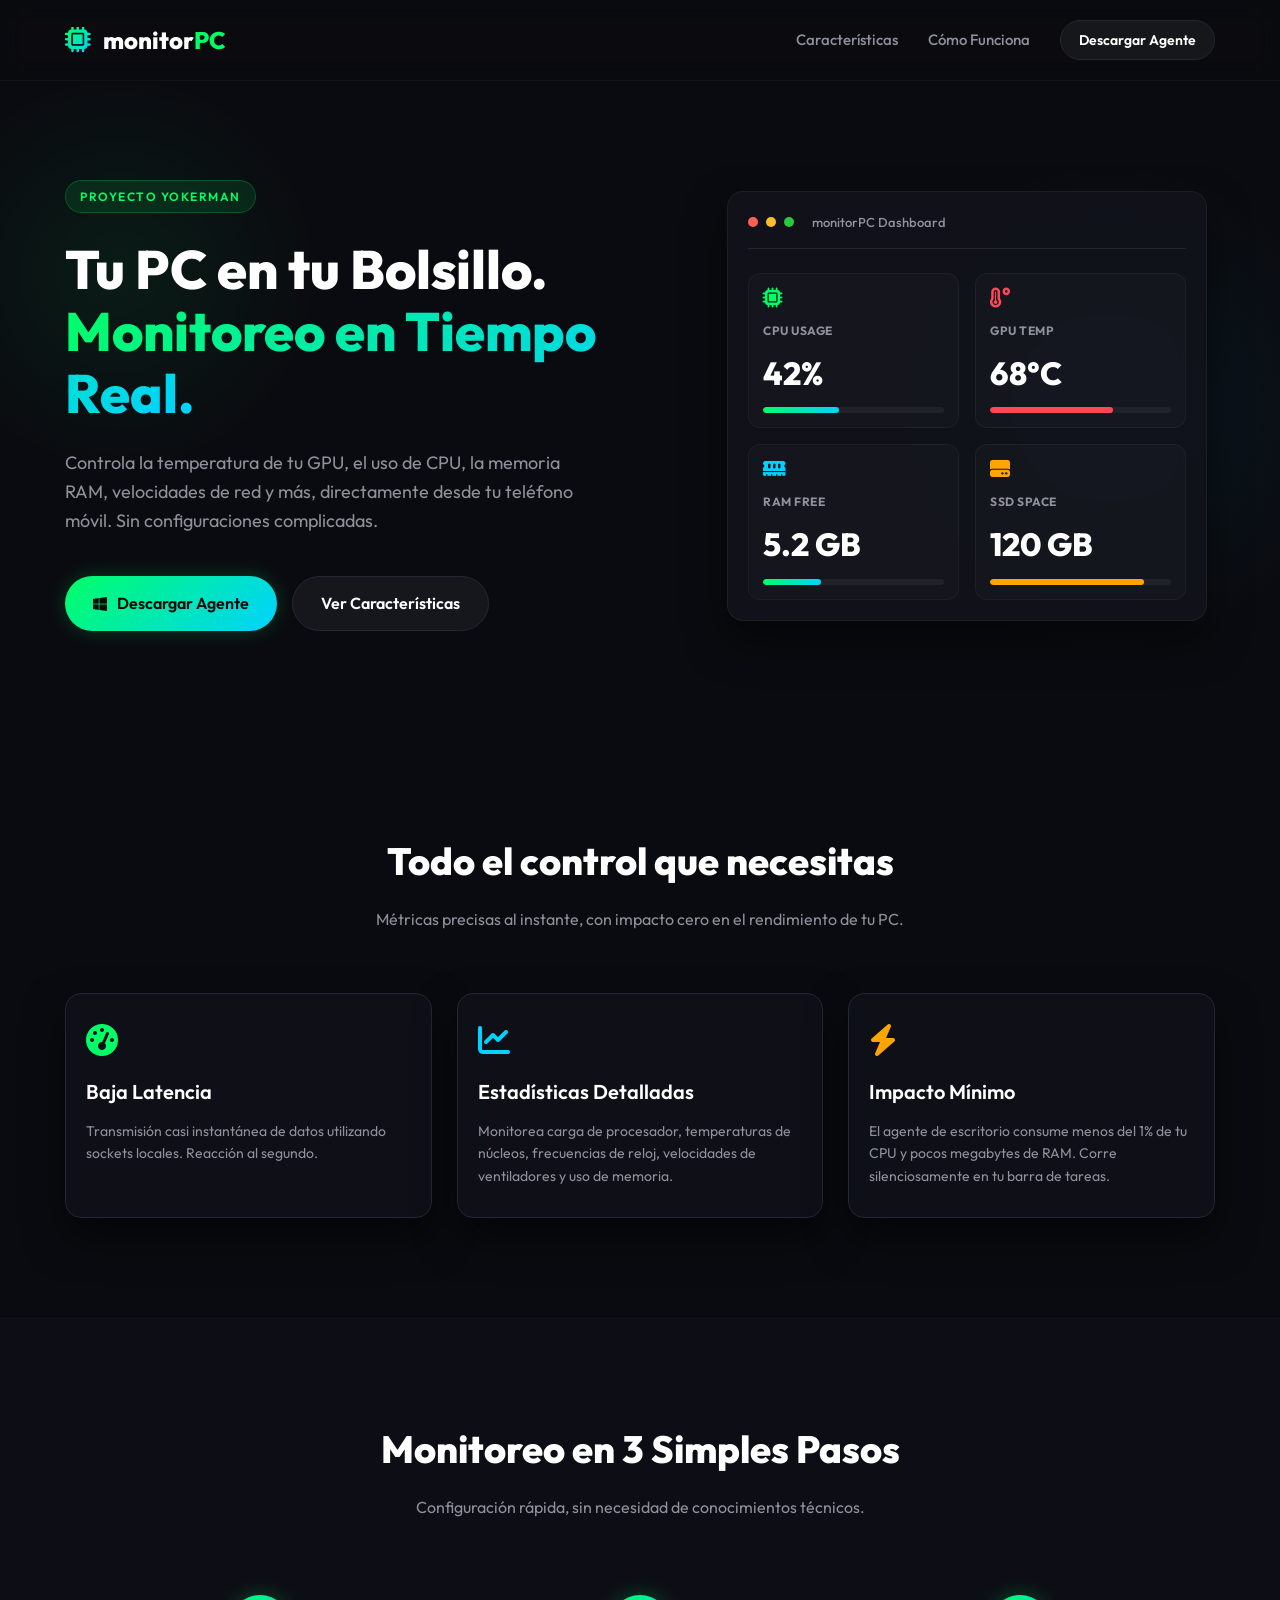
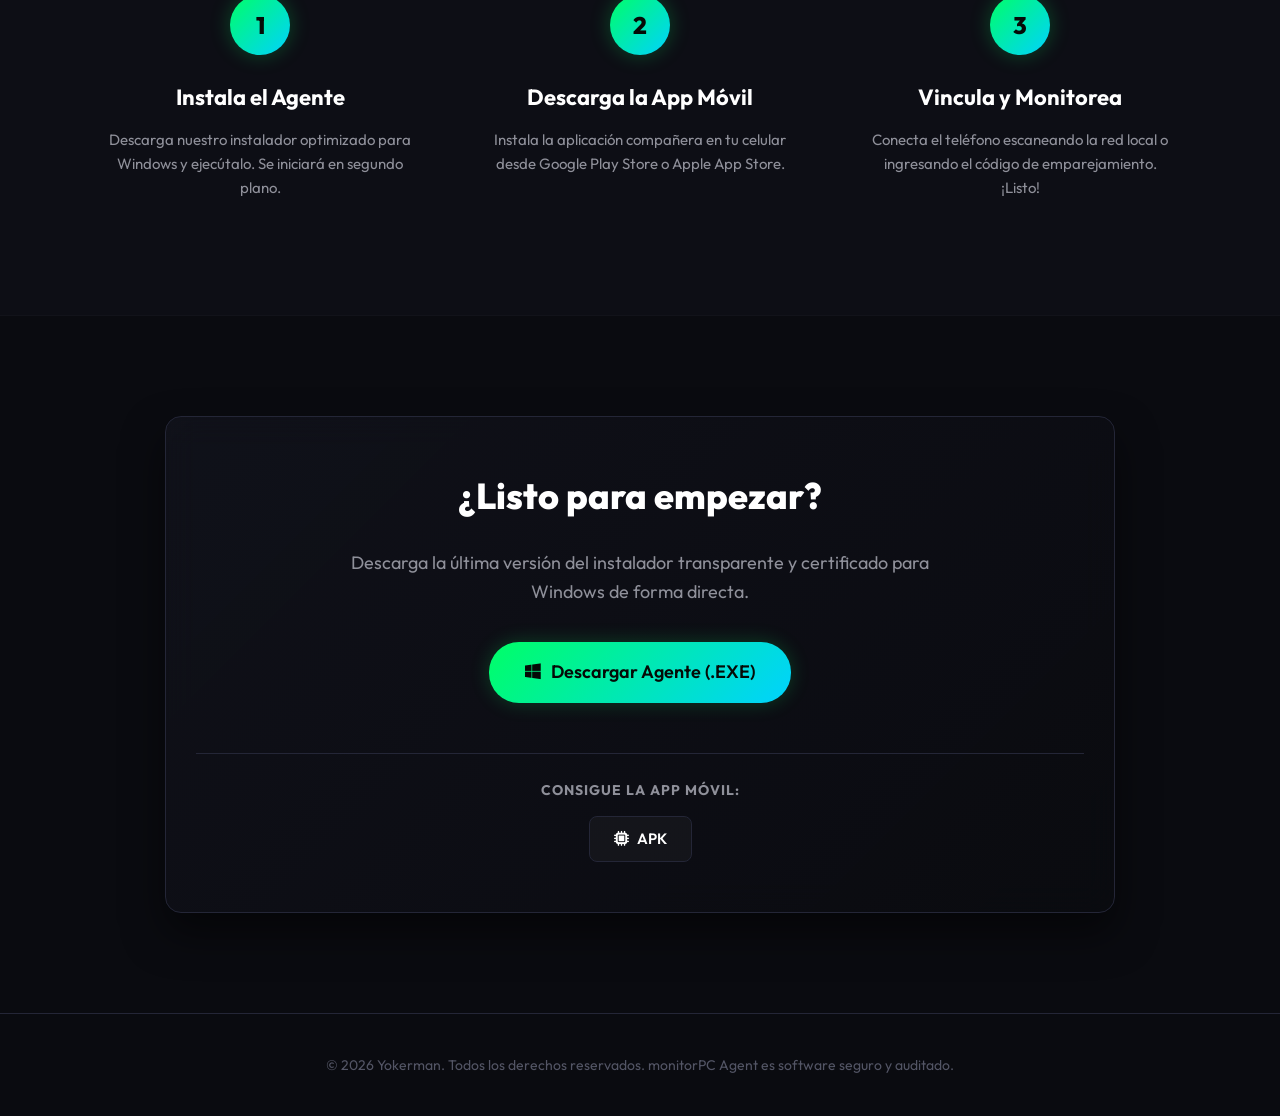
<file: docs/index.html>
<!DOCTYPE html>
<html lang="es">
<head>
    <meta charset="UTF-8">
    <meta name="viewport" content="width=device-width, initial-scale=1.0">
    <title>monitorPC | Monitor de Hardware en Tiempo Real</title>
    <!-- Google Fonts: Outfit -->
    <link rel="preconnect" href="https://fonts.googleapis.com">
    <link rel="preconnect" href="https://fonts.gstatic.com" crossorigin>
    <link href="https://fonts.googleapis.com/css2?family=Outfit:wght@300;400;600;800&display=swap" rel="stylesheet">
    <!-- FontAwesome for Icons -->
    <link rel="stylesheet" href="https://cdnjs.cloudflare.com/ajax/libs/font-awesome/6.4.0/css/all.min.css">
    <link rel="stylesheet" href="style.css">
</head>
<body>

    <!-- Header / Navbar -->
    <header>
        <div class="nav-container">
            <a href="#" class="logo">
                <i class="fa-solid fa-microchip logo-icon"></i>
                <span>monitor<span>PC</span></span>
            </a>
            <nav>
                <a href="#features">Características</a>
                <a href="#how-it-works">Cómo Funciona</a>
                <a href="#download" class="btn-secondary">Descargar Agente</a>
            </nav>
        </div>
    </header>

    <!-- Hero Section -->
    <section class="hero">
        <div class="hero-glow-1"></div>
        <div class="hero-glow-2"></div>
        <div class="hero-content">
            <div class="badge">PROYECTO YOKERMAN</div>
            <h1>Tu PC en tu Bolsillo.<br><span>Monitoreo en Tiempo Real.</span></h1>
            <p>Controla la temperatura de tu GPU, el uso de CPU, la memoria RAM, velocidades de red y más, directamente desde tu teléfono móvil. Sin configuraciones complicadas.</p>
            <div class="hero-ctas">
                <a href="#download" class="btn-primary">
                    <i class="fa-brands fa-windows"></i> Descargar Agente
                </a>
                <a href="#features" class="btn-secondary">
                    Ver Características
                </a>
            </div>
        </div>
        <div class="hero-preview">
            <div class="preview-card glass">
                <div class="card-header">
                    <span class="dot red"></span>
                    <span class="dot yellow"></span>
                    <span class="dot green"></span>
                    <span class="window-title">monitorPC Dashboard</span>
                </div>
                <div class="metrics-grid">
                    <div class="metric-box">
                        <i class="fa-solid fa-microchip icon-cpu"></i>
                        <h4>CPU Usage</h4>
                        <div class="metric-value">42%</div>
                        <div class="progress-bar"><span style="width: 42%"></span></div>
                    </div>
                    <div class="metric-box">
                        <i class="fa-solid fa-temperature-high icon-temp"></i>
                        <h4>GPU Temp</h4>
                        <div class="metric-value">68°C</div>
                        <div class="progress-bar"><span style="width: 68%; background: #ff4757;"></span></div>
                    </div>
                    <div class="metric-box">
                        <i class="fa-solid fa-memory icon-ram"></i>
                        <h4>RAM Free</h4>
                        <div class="metric-value">5.2 GB</div>
                        <div class="progress-bar"><span style="width: 32%"></span></div>
                    </div>
                    <div class="metric-box">
                        <i class="fa-solid fa-hard-drive icon-disk"></i>
                        <h4>SSD Space</h4>
                        <div class="metric-value">120 GB</div>
                        <div class="progress-bar"><span style="width: 85%; background: #ffa502;"></span></div>
                    </div>
                </div>
            </div>
        </div>
    </section>

    <!-- Features Section -->
    <section id="features" class="features">
        <div class="section-title">
            <h2>Todo el control que necesitas</h2>
            <p>Métricas precisas al instante, con impacto cero en el rendimiento de tu PC.</p>
        </div>
        <div class="features-grid">
            <div class="feature-card glass">
                <i class="fa-solid fa-gauge-high card-icon green-icon"></i>
                <h3>Baja Latencia</h3>
                <p>Transmisión casi instantánea de datos utilizando sockets locales. Reacción al segundo.</p>
            </div>
            <div class="feature-card glass">
                <i class="fa-solid fa-chart-line card-icon blue-icon"></i>
                <h3>Estadísticas Detalladas</h3>
                <p>Monitorea carga de procesador, temperaturas de núcleos, frecuencias de reloj, velocidades de ventiladores y uso de memoria.</p>
            </div>

            <div class="feature-card glass">
                <i class="fa-solid fa-bolt card-icon gold-icon"></i>
                <h3>Impacto Mínimo</h3>
                <p>El agente de escritorio consume menos del 1% de tu CPU y pocos megabytes de RAM. Corre silenciosamente en tu barra de tareas.</p>
            </div>
        </div>
    </section>

    <!-- How It Works Section -->
    <section id="how-it-works" class="how-it-works">
        <div class="section-title">
            <h2>Monitoreo en 3 Simples Pasos</h2>
            <p>Configuración rápida, sin necesidad de conocimientos técnicos.</p>
        </div>
        <div class="steps-container">
            <div class="step-card">
                <div class="step-num">1</div>
                <h3>Instala el Agente</h3>
                <p>Descarga nuestro instalador optimizado para Windows y ejecútalo. Se iniciará en segundo plano.</p>
            </div>
            <div class="step-card">
                <div class="step-num">2</div>
                <h3>Descarga la App Móvil</h3>
                <p>Instala la aplicación compañera en tu celular desde Google Play Store o Apple App Store.</p>
            </div>
            <div class="step-card">
                <div class="step-num">3</div>
                <h3>Vincula y Monitorea</h3>
                <p>Conecta el teléfono escaneando la red local o ingresando el código de emparejamiento. ¡Listo!</p>
            </div>
        </div>
    </section>



    <!-- Download Section -->
    <section id="download" class="download-section">
        <div class="download-container glass">
            <h2>¿Listo para empezar?</h2>
            <p>Descarga la última versión del instalador transparente y certificado para Windows de forma directa.</p>
            <div class="download-buttons">
                <a href="https://github.com/Yokerman41/monitorpc-agent/raw/main/releases/v1.0.1/Instalador-monitorPC-Agent.exe" class="btn-primary">
                    <i class="fa-brands fa-windows"></i> Descargar Agente (.EXE)
                </a>
            </div>
            <div class="app-stores">
                <h4>Consigue la App Móvil:</h4>
                <div class="stores-badges">
                    <a href="https://github.com/Yokerman41/monitorpc-basic-android/releases/tag/v1.0.0.0" class="store-badge">
                        <i class="fa-solid fa-microchip"></i> APK
                    </a>
                </div>
            </div>
        </div>
    </section>

    <!-- Footer -->
    <footer>
        <div class="footer-container">
            <p>&copy; 2026 Yokerman. Todos los derechos reservados. monitorPC Agent es software seguro y auditado.</p>
        </div>
    </footer>

</body>
</html>
</file>
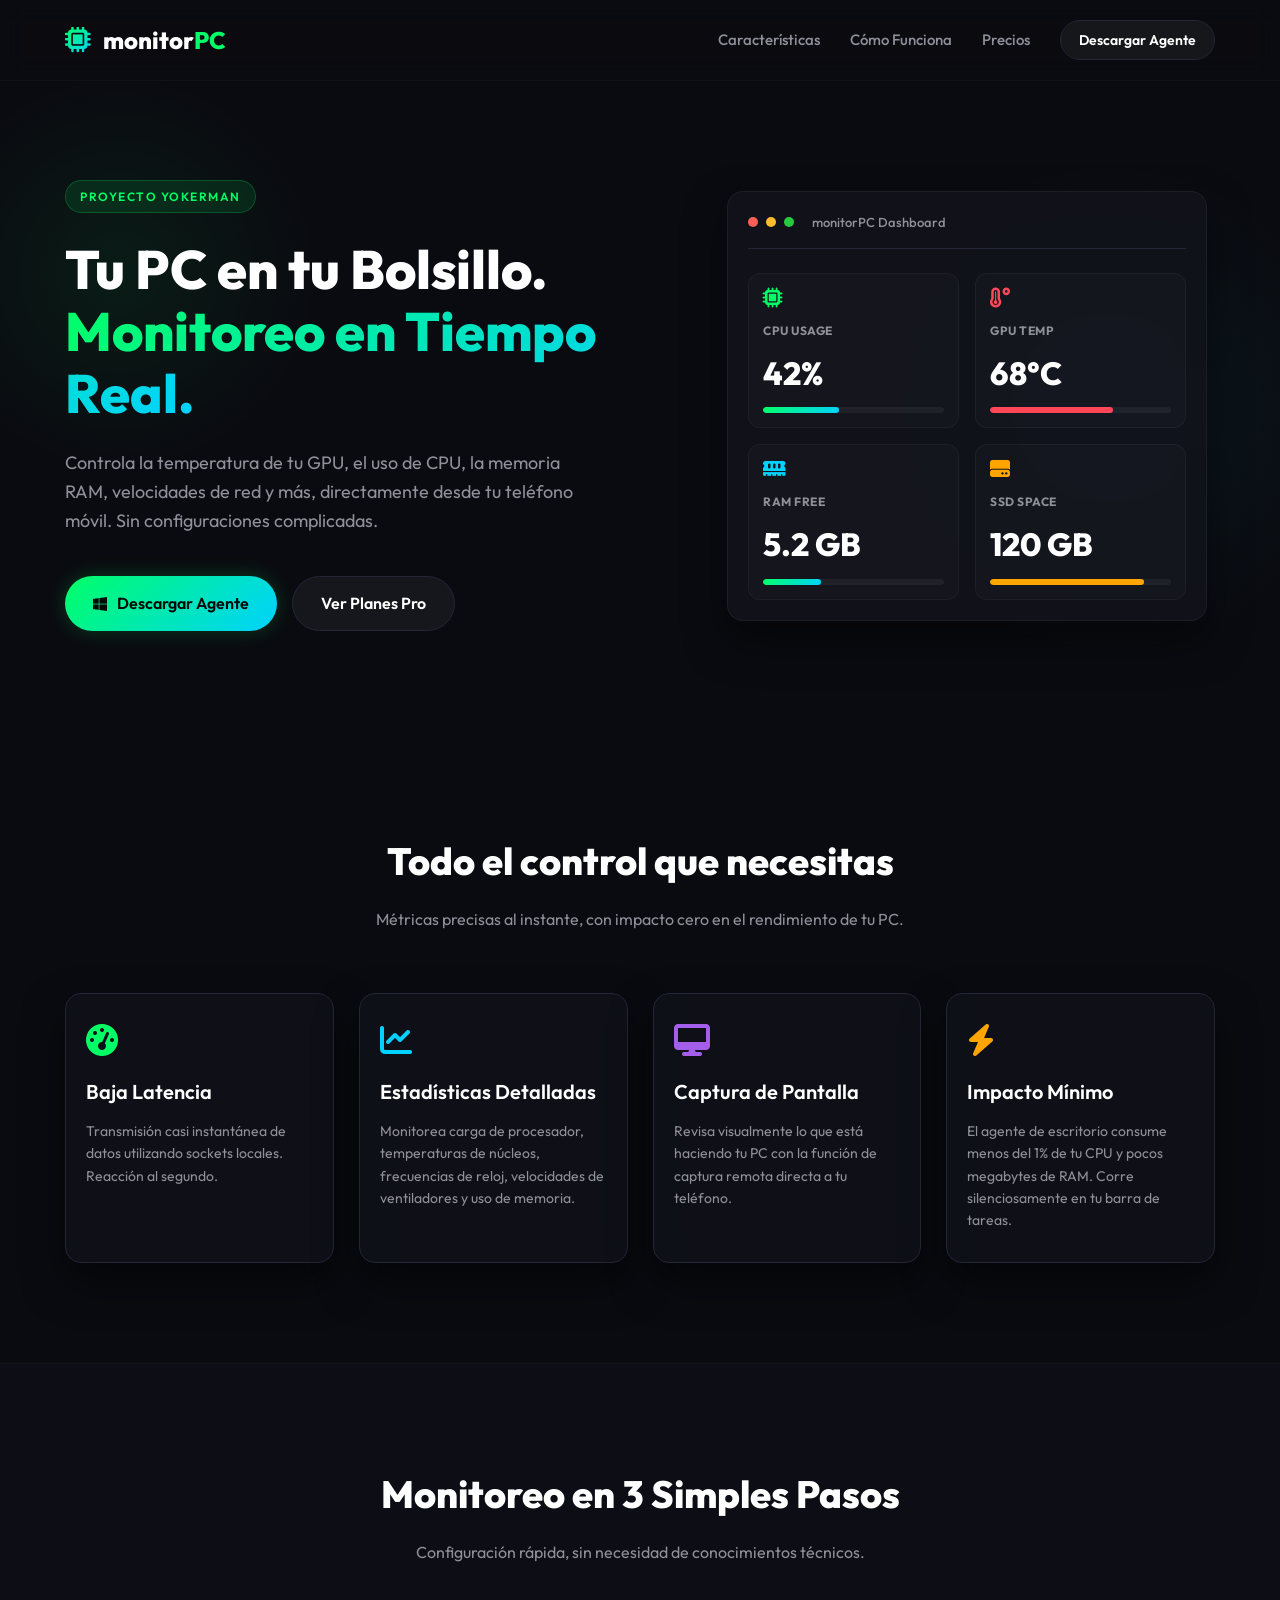
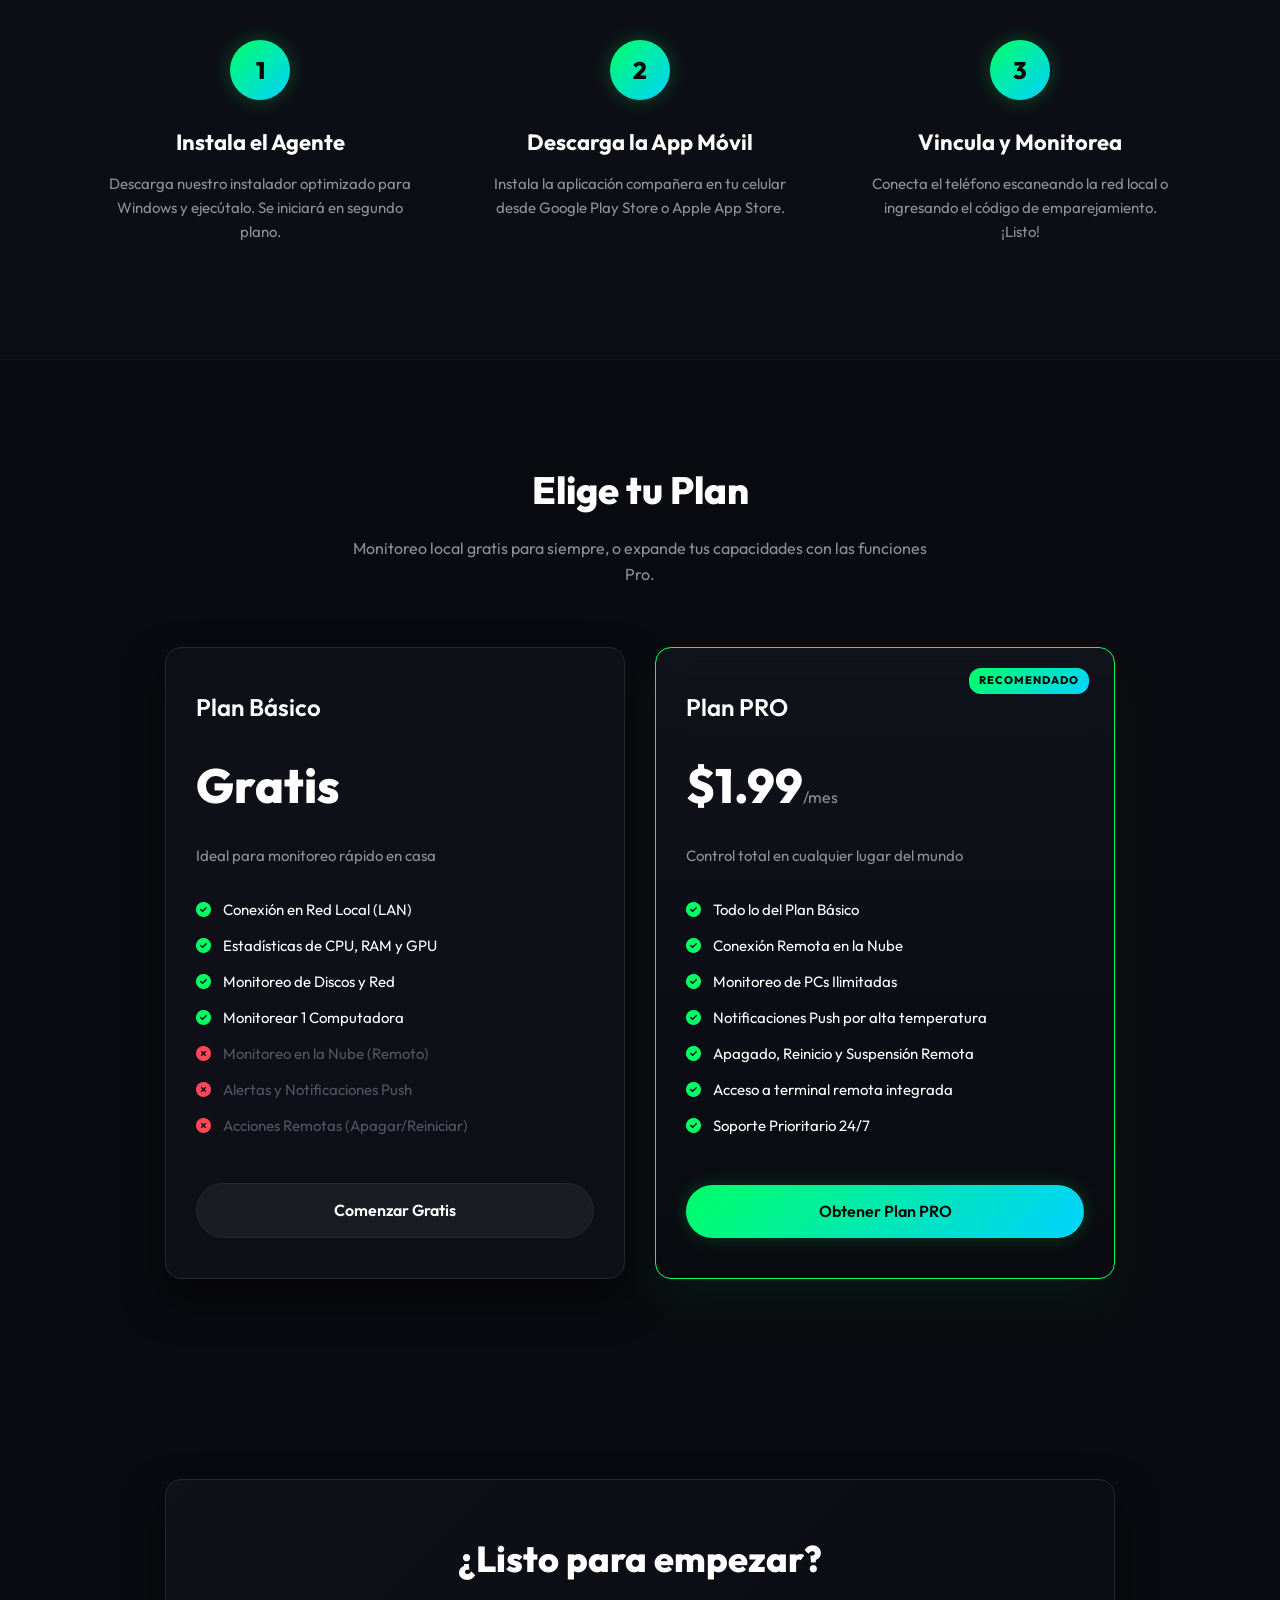
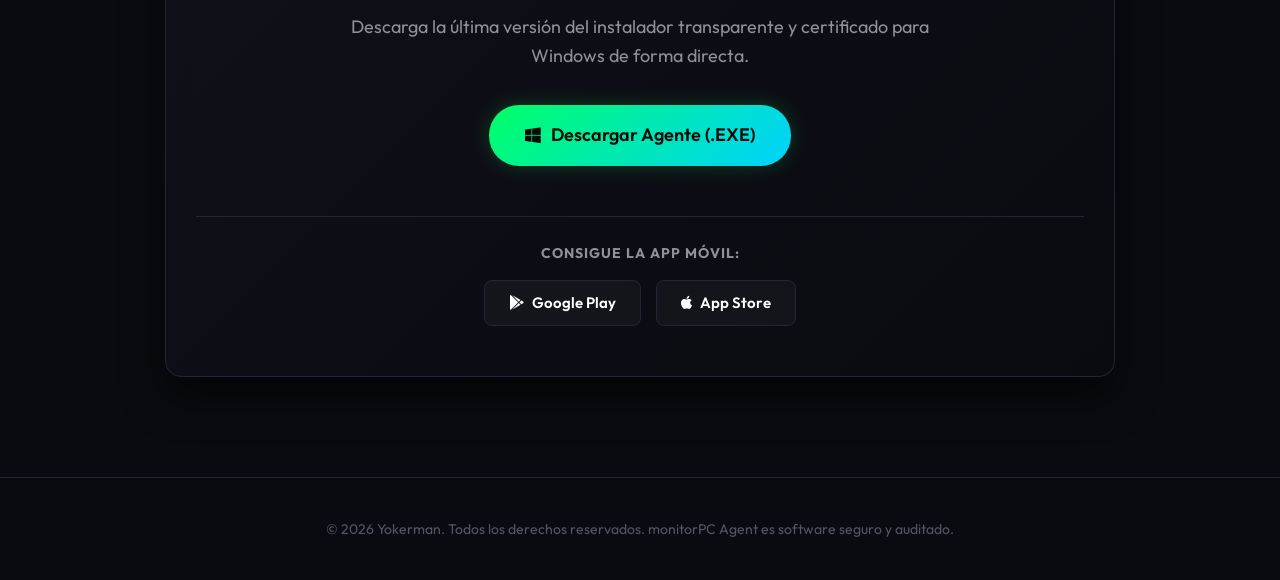
<file: landing_page/index.html>
<!DOCTYPE html>
<html lang="es">
<head>
    <meta charset="UTF-8">
    <meta name="viewport" content="width=device-width, initial-scale=1.0">
    <title>monitorPC | Monitor de Hardware en Tiempo Real</title>
    <!-- Google Fonts: Outfit -->
    <link rel="preconnect" href="https://fonts.googleapis.com">
    <link rel="preconnect" href="https://fonts.gstatic.com" crossorigin>
    <link href="https://fonts.googleapis.com/css2?family=Outfit:wght@300;400;600;800&display=swap" rel="stylesheet">
    <!-- FontAwesome for Icons -->
    <link rel="stylesheet" href="https://cdnjs.cloudflare.com/ajax/libs/font-awesome/6.4.0/css/all.min.css">
    <link rel="stylesheet" href="style.css">
</head>
<body>

    <!-- Header / Navbar -->
    <header>
        <div class="nav-container">
            <a href="#" class="logo">
                <i class="fa-solid fa-microchip logo-icon"></i>
                <span>monitor<span>PC</span></span>
            </a>
            <nav>
                <a href="#features">Características</a>
                <a href="#how-it-works">Cómo Funciona</a>
                <a href="#pricing">Precios</a>
                <a href="#download" class="btn-secondary">Descargar Agente</a>
            </nav>
        </div>
    </header>

    <!-- Hero Section -->
    <section class="hero">
        <div class="hero-glow-1"></div>
        <div class="hero-glow-2"></div>
        <div class="hero-content">
            <div class="badge">PROYECTO YOKERMAN</div>
            <h1>Tu PC en tu Bolsillo.<br><span>Monitoreo en Tiempo Real.</span></h1>
            <p>Controla la temperatura de tu GPU, el uso de CPU, la memoria RAM, velocidades de red y más, directamente desde tu teléfono móvil. Sin configuraciones complicadas.</p>
            <div class="hero-ctas">
                <a href="#download" class="btn-primary">
                    <i class="fa-brands fa-windows"></i> Descargar Agente
                </a>
                <a href="#pricing" class="btn-secondary">
                    Ver Planes Pro
                </a>
            </div>
        </div>
        <div class="hero-preview">
            <div class="preview-card glass">
                <div class="card-header">
                    <span class="dot red"></span>
                    <span class="dot yellow"></span>
                    <span class="dot green"></span>
                    <span class="window-title">monitorPC Dashboard</span>
                </div>
                <div class="metrics-grid">
                    <div class="metric-box">
                        <i class="fa-solid fa-microchip icon-cpu"></i>
                        <h4>CPU Usage</h4>
                        <div class="metric-value">42%</div>
                        <div class="progress-bar"><span style="width: 42%"></span></div>
                    </div>
                    <div class="metric-box">
                        <i class="fa-solid fa-temperature-high icon-temp"></i>
                        <h4>GPU Temp</h4>
                        <div class="metric-value">68°C</div>
                        <div class="progress-bar"><span style="width: 68%; background: #ff4757;"></span></div>
                    </div>
                    <div class="metric-box">
                        <i class="fa-solid fa-memory icon-ram"></i>
                        <h4>RAM Free</h4>
                        <div class="metric-value">5.2 GB</div>
                        <div class="progress-bar"><span style="width: 32%"></span></div>
                    </div>
                    <div class="metric-box">
                        <i class="fa-solid fa-hard-drive icon-disk"></i>
                        <h4>SSD Space</h4>
                        <div class="metric-value">120 GB</div>
                        <div class="progress-bar"><span style="width: 85%; background: #ffa502;"></span></div>
                    </div>
                </div>
            </div>
        </div>
    </section>

    <!-- Features Section -->
    <section id="features" class="features">
        <div class="section-title">
            <h2>Todo el control que necesitas</h2>
            <p>Métricas precisas al instante, con impacto cero en el rendimiento de tu PC.</p>
        </div>
        <div class="features-grid">
            <div class="feature-card glass">
                <i class="fa-solid fa-gauge-high card-icon green-icon"></i>
                <h3>Baja Latencia</h3>
                <p>Transmisión casi instantánea de datos utilizando sockets locales. Reacción al segundo.</p>
            </div>
            <div class="feature-card glass">
                <i class="fa-solid fa-chart-line card-icon blue-icon"></i>
                <h3>Estadísticas Detalladas</h3>
                <p>Monitorea carga de procesador, temperaturas de núcleos, frecuencias de reloj, velocidades de ventiladores y uso de memoria.</p>
            </div>
            <div class="feature-card glass">
                <i class="fa-solid fa-desktop card-icon purple-icon"></i>
                <h3>Captura de Pantalla</h3>
                <p>Revisa visualmente lo que está haciendo tu PC con la función de captura remota directa a tu teléfono.</p>
            </div>
            <div class="feature-card glass">
                <i class="fa-solid fa-bolt card-icon gold-icon"></i>
                <h3>Impacto Mínimo</h3>
                <p>El agente de escritorio consume menos del 1% de tu CPU y pocos megabytes de RAM. Corre silenciosamente en tu barra de tareas.</p>
            </div>
        </div>
    </section>

    <!-- How It Works Section -->
    <section id="how-it-works" class="how-it-works">
        <div class="section-title">
            <h2>Monitoreo en 3 Simples Pasos</h2>
            <p>Configuración rápida, sin necesidad de conocimientos técnicos.</p>
        </div>
        <div class="steps-container">
            <div class="step-card">
                <div class="step-num">1</div>
                <h3>Instala el Agente</h3>
                <p>Descarga nuestro instalador optimizado para Windows y ejecútalo. Se iniciará en segundo plano.</p>
            </div>
            <div class="step-card">
                <div class="step-num">2</div>
                <h3>Descarga la App Móvil</h3>
                <p>Instala la aplicación compañera en tu celular desde Google Play Store o Apple App Store.</p>
            </div>
            <div class="step-card">
                <div class="step-num">3</div>
                <h3>Vincula y Monitorea</h3>
                <p>Conecta el teléfono escaneando la red local o ingresando el código de emparejamiento. ¡Listo!</p>
            </div>
        </div>
    </section>

    <!-- Pricing (Freemium Table) Section -->
    <section id="pricing" class="pricing">
        <div class="section-title">
            <h2>Elige tu Plan</h2>
            <p>Monitoreo local gratis para siempre, o expande tus capacidades con las funciones Pro.</p>
        </div>
        <div class="pricing-container">
            <!-- Free Plan -->
            <div class="price-card glass">
                <h3>Plan Básico</h3>
                <div class="price">Gratis</div>
                <p class="price-desc">Ideal para monitoreo rápido en casa</p>
                <ul>
                    <li><i class="fa-solid fa-circle-check text-green"></i> Conexión en Red Local (LAN)</li>
                    <li><i class="fa-solid fa-circle-check text-green"></i> Estadísticas de CPU, RAM y GPU</li>
                    <li><i class="fa-solid fa-circle-check text-green"></i> Monitoreo de Discos y Red</li>
                    <li><i class="fa-solid fa-circle-check text-green"></i> Monitorear 1 Computadora</li>
                    <li class="disabled"><i class="fa-solid fa-circle-xmark text-red"></i> Monitoreo en la Nube (Remoto)</li>
                    <li class="disabled"><i class="fa-solid fa-circle-xmark text-red"></i> Alertas y Notificaciones Push</li>
                    <li class="disabled"><i class="fa-solid fa-circle-xmark text-red"></i> Acciones Remotas (Apagar/Reiniciar)</li>
                </ul>
                <a href="#download" class="btn-secondary">Comenzar Gratis</a>
            </div>

            <!-- Pro Plan -->
            <div class="price-card glass premium">
                <div class="popular-tag">RECOMENDADO</div>
                <h3>Plan PRO</h3>
                <div class="price">$1.99<span>/mes</span></div>
                <p class="price-desc">Control total en cualquier lugar del mundo</p>
                <ul>
                    <li><i class="fa-solid fa-circle-check text-green"></i> Todo lo del Plan Básico</li>
                    <li><i class="fa-solid fa-circle-check text-green"></i> Conexión Remota en la Nube</li>
                    <li><i class="fa-solid fa-circle-check text-green"></i> Monitoreo de PCs Ilimitadas</li>
                    <li><i class="fa-solid fa-circle-check text-green"></i> Notificaciones Push por alta temperatura</li>
                    <li><i class="fa-solid fa-circle-check text-green"></i> Apagado, Reinicio y Suspensión Remota</li>
                    <li><i class="fa-solid fa-circle-check text-green"></i> Acceso a terminal remota integrada</li>
                    <li><i class="fa-solid fa-circle-check text-green"></i> Soporte Prioritario 24/7</li>
                </ul>
                <a href="#" class="btn-primary">Obtener Plan PRO</a>
            </div>
        </div>
    </section>

    <!-- Download Section -->
    <section id="download" class="download-section">
        <div class="download-container glass">
            <h2>¿Listo para empezar?</h2>
            <p>Descarga la última versión del instalador transparente y certificado para Windows de forma directa.</p>
            <div class="download-buttons">
                <a href="https://github.com/Yokerman41/monitorpc-agent/releases/download/v1.0.0/Instalador-monitorPC-Agent.exe" class="btn-primary">
                    <i class="fa-brands fa-windows"></i> Descargar Agente (.EXE)
                </a>
            </div>
            <div class="app-stores">
                <h4>Consigue la App Móvil:</h4>
                <div class="stores-badges">
                    <a href="#" class="store-badge"><i class="fa-brands fa-google-play"></i> Google Play</a>
                    <a href="#" class="store-badge"><i class="fa-brands fa-apple"></i> App Store</a>
                </div>
            </div>
        </div>
    </section>

    <!-- Footer -->
    <footer>
        <div class="footer-container">
            <p>&copy; 2026 Yokerman. Todos los derechos reservados. monitorPC Agent es software seguro y auditado.</p>
        </div>
    </footer>

</body>
</html>
</file>
<file: docs/style.css>
/* Reset & Base Styles */
* {
    margin: 0;
    padding: 0;
    box-sizing: border-box;
}

:root {
    --bg-dark: #0a0b10;
    --surface-dark: #12131C;
    --surface-glow: rgba(18, 19, 28, 0.7);
    --border-color: #242637;
    --accent-green: #00FF66;
    --accent-blue: #00D2FF;
    --accent-purple: #8A2BE2;
    --text-white: #ffffff;
    --text-gray: #8F909A;
    --text-muted: #535565;
    --gradient-glow: linear-gradient(135deg, var(--accent-green), var(--accent-blue));
    --gradient-purple: linear-gradient(135deg, var(--accent-blue), var(--accent-purple));
    --shadow-premium: 0 20px 40px rgba(0, 0, 0, 0.5);
    --font-outfit: 'Outfit', sans-serif;
}

html {
    scroll-behavior: smooth;
}

body {
    background-color: var(--bg-dark);
    color: var(--text-white);
    font-family: var(--font-outfit);
    line-height: 1.6;
    overflow-x: hidden;
}

/* Glassmorphism Utility */
.glass {
    background: var(--surface-glow);
    backdrop-filter: blur(16px);
    -webkit-backdrop-filter: blur(16px);
    border: 1px solid var(--border-color);
    border-radius: 16px;
    box-shadow: var(--shadow-premium);
}

/* Custom Scrollbar */
::-webkit-scrollbar {
    width: 10px;
}
::-webkit-scrollbar-track {
    background: var(--bg-dark);
}
::-webkit-scrollbar-thumb {
    background: var(--border-color);
    border-radius: 5px;
}
::-webkit-scrollbar-thumb:hover {
    background: var(--text-muted);
}

/* Helper Buttons */
.btn-primary {
    background: var(--gradient-glow);
    color: #050b07;
    padding: 14px 28px;
    border-radius: 30px;
    text-decoration: none;
    font-weight: 600;
    font-size: 16px;
    transition: all 0.3s ease;
    display: inline-flex;
    align-items: center;
    gap: 10px;
    box-shadow: 0 0 20px rgba(0, 255, 102, 0.2);
    border: none;
    cursor: pointer;
}

.btn-primary:hover {
    transform: translateY(-2px);
    box-shadow: 0 0 30px rgba(0, 255, 102, 0.4);
}

.btn-secondary {
    background: rgba(255, 255, 255, 0.05);
    color: var(--text-white);
    padding: 14px 28px;
    border-radius: 30px;
    text-decoration: none;
    font-weight: 600;
    font-size: 16px;
    transition: all 0.3s ease;
    border: 1px solid var(--border-color);
    display: inline-flex;
    align-items: center;
    gap: 10px;
    cursor: pointer;
}

.btn-secondary:hover {
    background: rgba(255, 255, 255, 0.1);
    border-color: var(--text-gray);
    transform: translateY(-2px);
}

/* Header & Navigation */
header {
    position: fixed;
    top: 0;
    left: 0;
    width: 100%;
    z-index: 1000;
    background: rgba(10, 11, 16, 0.8);
    backdrop-filter: blur(12px);
    border-bottom: 1px solid rgba(255, 255, 255, 0.03);
}

.nav-container {
    max-width: 1200px;
    margin: 0 auto;
    padding: 20px 25px;
    display: flex;
    justify-content: space-between;
    align-items: center;
}

.logo {
    display: flex;
    align-items: center;
    gap: 12px;
    text-decoration: none;
    font-size: 24px;
    font-weight: 800;
    color: var(--text-white);
}

.logo-icon {
    font-size: 26px;
    background: var(--gradient-glow);
    -webkit-background-clip: text;
    -webkit-text-fill-color: transparent;
}

.logo span span {
    color: var(--accent-green);
}

nav {
    display: flex;
    align-items: center;
    gap: 30px;
}

nav a:not(.btn-secondary) {
    color: var(--text-gray);
    text-decoration: none;
    font-size: 15px;
    font-weight: 500;
    transition: color 0.3s ease;
}

nav a:not(.btn-secondary):hover {
    color: var(--accent-green);
}

nav .btn-secondary {
    padding: 8px 18px;
    font-size: 14px;
}

/* Hero Section */
.hero {
    position: relative;
    padding: 180px 25px 100px;
    max-width: 1200px;
    margin: 0 auto;
    display: grid;
    grid-template-columns: 1.2fr 1fr;
    gap: 60px;
    align-items: center;
}

.hero-glow-1 {
    position: absolute;
    top: 10%;
    left: -10%;
    width: 400px;
    height: 400px;
    background: radial-gradient(circle, rgba(0, 255, 102, 0.07) 0%, transparent 70%);
    z-index: -1;
}

.hero-glow-2 {
    position: absolute;
    bottom: 10%;
    right: -10%;
    width: 500px;
    height: 500px;
    background: radial-gradient(circle, rgba(0, 210, 255, 0.07) 0%, transparent 70%);
    z-index: -1;
}

.hero-content {
    display: flex;
    flex-direction: column;
    gap: 25px;
}

.badge {
    background: rgba(0, 255, 102, 0.1);
    color: var(--accent-green);
    border: 1px solid rgba(0, 255, 102, 0.2);
    padding: 6px 14px;
    border-radius: 20px;
    font-size: 12px;
    font-weight: 600;
    letter-spacing: 1.5px;
    align-self: flex-start;
}

.hero h1 {
    font-size: 54px;
    line-height: 1.15;
    font-weight: 800;
}

.hero h1 span {
    background: var(--gradient-glow);
    -webkit-background-clip: text;
    -webkit-text-fill-color: transparent;
}

.hero p {
    font-size: 18px;
    color: var(--text-gray);
    max-width: 520px;
}

.hero-ctas {
    display: flex;
    gap: 15px;
    margin-top: 15px;
}

/* Dashboard Mockup Preview */
.hero-preview {
    position: relative;
    display: flex;
    justify-content: center;
}

.preview-card {
    width: 100%;
    max-width: 480px;
    padding: 20px;
    background: rgba(18, 19, 28, 0.85);
    border: 1px solid rgba(255, 255, 255, 0.05);
}

.card-header {
    display: flex;
    align-items: center;
    gap: 8px;
    margin-bottom: 24px;
    padding-bottom: 15px;
    border-bottom: 1px solid var(--border-color);
}

.dot {
    width: 10px;
    height: 10px;
    border-radius: 50%;
}
.red { background: #ff5f56; }
.yellow { background: #ffbd2e; }
.green { background: #27c93f; }

.window-title {
    font-size: 13px;
    color: var(--text-gray);
    margin-left: 10px;
    font-weight: 500;
}

.metrics-grid {
    display: grid;
    grid-template-columns: 1fr 1fr;
    gap: 16px;
}

.metric-box {
    background: rgba(255, 255, 255, 0.02);
    border: 1px solid rgba(255, 255, 255, 0.04);
    padding: 14px;
    border-radius: 12px;
    display: flex;
    flex-direction: column;
    gap: 8px;
    transition: transform 0.3s ease;
}

.metric-box:hover {
    transform: translateY(-2px);
    background: rgba(255, 255, 255, 0.04);
}

.metric-box i {
    font-size: 20px;
    margin-bottom: 5px;
}

.icon-cpu { color: var(--accent-green); }
.icon-temp { color: #ff4757; }
.icon-ram { color: var(--accent-blue); }
.icon-disk { color: #ffa502; }

.metric-box h4 {
    font-size: 12px;
    color: var(--text-gray);
    text-transform: uppercase;
    letter-spacing: 0.5px;
}

.metric-value {
    font-size: 32px;
    font-weight: 800;
}

.progress-bar {
    width: 100%;
    height: 6px;
    background: rgba(255, 255, 255, 0.05);
    border-radius: 3px;
    overflow: hidden;
}

.progress-bar span {
    display: block;
    height: 100%;
    background: var(--gradient-glow);
    border-radius: 3px;
}

/* Sections Global Styles */
section {
    padding: 100px 25px;
}

.section-title {
    text-align: center;
    max-width: 600px;
    margin: 0 auto 60px;
}

.section-title h2 {
    font-size: 38px;
    font-weight: 800;
    margin-bottom: 15px;
}

.section-title p {
    color: var(--text-gray);
    font-size: 16px;
}

/* Features Cards */
.features {
    max-width: 1200px;
    margin: 0 auto;
}

.features-grid {
    display: grid;
    grid-template-columns: repeat(3, 1fr);
    gap: 25px;
}

@media (max-width: 992px) {
    .features-grid {
        grid-template-columns: repeat(2, 1fr);
    }
}

@media (max-width: 576px) {
    .features-grid {
        grid-template-columns: 1fr;
    }
}

.feature-card {
    padding: 30px 20px;
    transition: all 0.3s ease;
}

.feature-card:hover {
    transform: translateY(-5px);
    border-color: rgba(0, 255, 102, 0.3);
    box-shadow: 0 20px 40px rgba(0, 255, 102, 0.03);
}

.card-icon {
    font-size: 32px;
    margin-bottom: 20px;
}

.green-icon { color: var(--accent-green); }
.blue-icon { color: var(--accent-blue); }
.purple-icon { color: #a55eea; }
.gold-icon { color: #ffa502; }

.feature-card h3 {
    font-size: 20px;
    font-weight: 600;
    margin-bottom: 12px;
}

.feature-card p {
    color: var(--text-gray);
    font-size: 14px;
}

/* How It Works Section */
.how-it-works {
    background: rgba(18, 19, 28, 0.4);
    border-top: 1px solid rgba(255, 255, 255, 0.02);
    border-bottom: 1px solid rgba(255, 255, 255, 0.02);
}

.steps-container {
    max-width: 1100px;
    margin: 0 auto;
    display: grid;
    grid-template-columns: repeat(auto-fit, minmax(280px, 1fr));
    gap: 40px;
}

.step-card {
    text-align: center;
    position: relative;
    padding: 15px;
}

.step-num {
    width: 60px;
    height: 60px;
    background: var(--gradient-glow);
    color: #050b07;
    font-size: 24px;
    font-weight: 800;
    border-radius: 50%;
    display: flex;
    align-items: center;
    justify-content: center;
    margin: 0 auto 25px;
    box-shadow: 0 0 20px rgba(0, 255, 102, 0.25);
}

.step-card h3 {
    font-size: 22px;
    margin-bottom: 12px;
}

.step-card p {
    color: var(--text-gray);
    font-size: 15px;
}

/* Pricing / Freemium Table Section */
.pricing {
    max-width: 1000px;
    margin: 0 auto;
}

.pricing-container {
    display: grid;
    grid-template-columns: 1fr 1fr;
    gap: 30px;
    align-items: stretch;
}

.price-card {
    padding: 40px 30px;
    display: flex;
    flex-direction: column;
    gap: 20px;
    position: relative;
    transition: all 0.3s ease;
}

.price-card.premium {
    border-color: var(--accent-green);
    background: linear-gradient(180deg, rgba(18, 19, 28, 0.9) 0%, rgba(10, 11, 16, 0.95) 100%);
    box-shadow: 0 25px 50px rgba(0, 255, 102, 0.05);
}

.popular-tag {
    position: absolute;
    top: 20px;
    right: 25px;
    background: var(--gradient-glow);
    color: #050b07;
    font-size: 11px;
    font-weight: 800;
    padding: 4px 10px;
    border-radius: 12px;
    letter-spacing: 1px;
}

.price-card h3 {
    font-size: 24px;
    font-weight: 600;
}

.price {
    font-size: 48px;
    font-weight: 800;
}

.price span {
    font-size: 16px;
    color: var(--text-gray);
    font-weight: 400;
}

.price-desc {
    color: var(--text-gray);
    font-size: 15px;
    margin-bottom: 10px;
}

.price-card ul {
    list-style: none;
    display: flex;
    flex-direction: column;
    gap: 12px;
    margin-bottom: 25px;
    flex-grow: 1;
}

.price-card ul li {
    display: flex;
    align-items: center;
    gap: 12px;
    font-size: 15px;
}

.price-card ul li.disabled {
    color: var(--text-muted);
}

.text-green { color: var(--accent-green); }
.text-red { color: #ff4757; }

.price-card .btn-primary,
.price-card .btn-secondary {
    justify-content: center;
    width: 100%;
}

/* Download Section */
.download-section {
    max-width: 1000px;
    margin: 0 auto;
}

.download-container {
    padding: 50px 30px;
    text-align: center;
    display: flex;
    flex-direction: column;
    align-items: center;
    gap: 25px;
    background: linear-gradient(135deg, rgba(18, 19, 28, 0.8) 0%, rgba(10, 11, 16, 0.9) 100%);
}

.download-container h2 {
    font-size: 36px;
    font-weight: 800;
}

.download-container p {
    color: var(--text-gray);
    font-size: 18px;
    max-width: 600px;
}

.download-buttons {
    margin: 10px 0;
}

.download-buttons .btn-primary {
    font-size: 18px;
    padding: 16px 36px;
}

.app-stores {
    width: 100%;
    border-top: 1px solid var(--border-color);
    padding-top: 25px;
    margin-top: 15px;
}

.app-stores h4 {
    color: var(--text-gray);
    font-size: 14px;
    text-transform: uppercase;
    letter-spacing: 1px;
    margin-bottom: 15px;
}

.stores-badges {
    display: flex;
    gap: 15px;
    justify-content: center;
}

.store-badge {
    background: rgba(255, 255, 255, 0.03);
    border: 1px solid var(--border-color);
    padding: 10px 24px;
    border-radius: 8px;
    text-decoration: none;
    color: var(--text-white);
    font-weight: 600;
    font-size: 15px;
    display: inline-flex;
    align-items: center;
    gap: 8px;
    transition: all 0.3s ease;
}

.store-badge:hover {
    background: rgba(255, 255, 255, 0.08);
    transform: translateY(-2px);
}

/* Footer */
footer {
    border-top: 1px solid var(--border-color);
    padding: 40px 25px;
    text-align: center;
}

.footer-container p {
    color: var(--text-muted);
    font-size: 14px;
}

/* Responsive Design */
@media (max-width: 900px) {
    .hero {
        grid-template-columns: 1fr;
        text-align: center;
        gap: 40px;
        padding-top: 140px;
    }
    
    .hero h1 {
        font-size: 40px;
    }
    
    .hero p {
        margin: 0 auto;
    }
    
    .hero-ctas {
        justify-content: center;
    }
    
    .pricing-container {
        grid-template-columns: 1fr;
        max-width: 500px;
        margin: 0 auto;
    }
}

@media (max-width: 600px) {
    nav {
        display: none; /* simple burger menu could go here, keeping it basic for now */
    }
    
    .section-title h2 {
        font-size: 30px;
    }
    
    .price-card {
        padding: 35px 20px;
    }
    
    .download-container {
        padding: 40px 20px;
    }
}
</file>
<file: landing_page/style.css>
/* Reset & Base Styles */
* {
    margin: 0;
    padding: 0;
    box-sizing: border-box;
}

:root {
    --bg-dark: #0a0b10;
    --surface-dark: #12131C;
    --surface-glow: rgba(18, 19, 28, 0.7);
    --border-color: #242637;
    --accent-green: #00FF66;
    --accent-blue: #00D2FF;
    --accent-purple: #8A2BE2;
    --text-white: #ffffff;
    --text-gray: #8F909A;
    --text-muted: #535565;
    --gradient-glow: linear-gradient(135deg, var(--accent-green), var(--accent-blue));
    --gradient-purple: linear-gradient(135deg, var(--accent-blue), var(--accent-purple));
    --shadow-premium: 0 20px 40px rgba(0, 0, 0, 0.5);
    --font-outfit: 'Outfit', sans-serif;
}

html {
    scroll-behavior: smooth;
}

body {
    background-color: var(--bg-dark);
    color: var(--text-white);
    font-family: var(--font-outfit);
    line-height: 1.6;
    overflow-x: hidden;
}

/* Glassmorphism Utility */
.glass {
    background: var(--surface-glow);
    backdrop-filter: blur(16px);
    -webkit-backdrop-filter: blur(16px);
    border: 1px solid var(--border-color);
    border-radius: 16px;
    box-shadow: var(--shadow-premium);
}

/* Custom Scrollbar */
::-webkit-scrollbar {
    width: 10px;
}
::-webkit-scrollbar-track {
    background: var(--bg-dark);
}
::-webkit-scrollbar-thumb {
    background: var(--border-color);
    border-radius: 5px;
}
::-webkit-scrollbar-thumb:hover {
    background: var(--text-muted);
}

/* Helper Buttons */
.btn-primary {
    background: var(--gradient-glow);
    color: #050b07;
    padding: 14px 28px;
    border-radius: 30px;
    text-decoration: none;
    font-weight: 600;
    font-size: 16px;
    transition: all 0.3s ease;
    display: inline-flex;
    align-items: center;
    gap: 10px;
    box-shadow: 0 0 20px rgba(0, 255, 102, 0.2);
    border: none;
    cursor: pointer;
}

.btn-primary:hover {
    transform: translateY(-2px);
    box-shadow: 0 0 30px rgba(0, 255, 102, 0.4);
}

.btn-secondary {
    background: rgba(255, 255, 255, 0.05);
    color: var(--text-white);
    padding: 14px 28px;
    border-radius: 30px;
    text-decoration: none;
    font-weight: 600;
    font-size: 16px;
    transition: all 0.3s ease;
    border: 1px solid var(--border-color);
    display: inline-flex;
    align-items: center;
    gap: 10px;
    cursor: pointer;
}

.btn-secondary:hover {
    background: rgba(255, 255, 255, 0.1);
    border-color: var(--text-gray);
    transform: translateY(-2px);
}

/* Header & Navigation */
header {
    position: fixed;
    top: 0;
    left: 0;
    width: 100%;
    z-index: 1000;
    background: rgba(10, 11, 16, 0.8);
    backdrop-filter: blur(12px);
    border-bottom: 1px solid rgba(255, 255, 255, 0.03);
}

.nav-container {
    max-width: 1200px;
    margin: 0 auto;
    padding: 20px 25px;
    display: flex;
    justify-content: space-between;
    align-items: center;
}

.logo {
    display: flex;
    align-items: center;
    gap: 12px;
    text-decoration: none;
    font-size: 24px;
    font-weight: 800;
    color: var(--text-white);
}

.logo-icon {
    font-size: 26px;
    background: var(--gradient-glow);
    -webkit-background-clip: text;
    -webkit-text-fill-color: transparent;
}

.logo span span {
    color: var(--accent-green);
}

nav {
    display: flex;
    align-items: center;
    gap: 30px;
}

nav a:not(.btn-secondary) {
    color: var(--text-gray);
    text-decoration: none;
    font-size: 15px;
    font-weight: 500;
    transition: color 0.3s ease;
}

nav a:not(.btn-secondary):hover {
    color: var(--accent-green);
}

nav .btn-secondary {
    padding: 8px 18px;
    font-size: 14px;
}

/* Hero Section */
.hero {
    position: relative;
    padding: 180px 25px 100px;
    max-width: 1200px;
    margin: 0 auto;
    display: grid;
    grid-template-columns: 1.2fr 1fr;
    gap: 60px;
    align-items: center;
}

.hero-glow-1 {
    position: absolute;
    top: 10%;
    left: -10%;
    width: 400px;
    height: 400px;
    background: radial-gradient(circle, rgba(0, 255, 102, 0.07) 0%, transparent 70%);
    z-index: -1;
}

.hero-glow-2 {
    position: absolute;
    bottom: 10%;
    right: -10%;
    width: 500px;
    height: 500px;
    background: radial-gradient(circle, rgba(0, 210, 255, 0.07) 0%, transparent 70%);
    z-index: -1;
}

.hero-content {
    display: flex;
    flex-direction: column;
    gap: 25px;
}

.badge {
    background: rgba(0, 255, 102, 0.1);
    color: var(--accent-green);
    border: 1px solid rgba(0, 255, 102, 0.2);
    padding: 6px 14px;
    border-radius: 20px;
    font-size: 12px;
    font-weight: 600;
    letter-spacing: 1.5px;
    align-self: flex-start;
}

.hero h1 {
    font-size: 54px;
    line-height: 1.15;
    font-weight: 800;
}

.hero h1 span {
    background: var(--gradient-glow);
    -webkit-background-clip: text;
    -webkit-text-fill-color: transparent;
}

.hero p {
    font-size: 18px;
    color: var(--text-gray);
    max-width: 520px;
}

.hero-ctas {
    display: flex;
    gap: 15px;
    margin-top: 15px;
}

/* Dashboard Mockup Preview */
.hero-preview {
    position: relative;
    display: flex;
    justify-content: center;
}

.preview-card {
    width: 100%;
    max-width: 480px;
    padding: 20px;
    background: rgba(18, 19, 28, 0.85);
    border: 1px solid rgba(255, 255, 255, 0.05);
}

.card-header {
    display: flex;
    align-items: center;
    gap: 8px;
    margin-bottom: 24px;
    padding-bottom: 15px;
    border-bottom: 1px solid var(--border-color);
}

.dot {
    width: 10px;
    height: 10px;
    border-radius: 50%;
}
.red { background: #ff5f56; }
.yellow { background: #ffbd2e; }
.green { background: #27c93f; }

.window-title {
    font-size: 13px;
    color: var(--text-gray);
    margin-left: 10px;
    font-weight: 500;
}

.metrics-grid {
    display: grid;
    grid-template-columns: 1fr 1fr;
    gap: 16px;
}

.metric-box {
    background: rgba(255, 255, 255, 0.02);
    border: 1px solid rgba(255, 255, 255, 0.04);
    padding: 14px;
    border-radius: 12px;
    display: flex;
    flex-direction: column;
    gap: 8px;
    transition: transform 0.3s ease;
}

.metric-box:hover {
    transform: translateY(-2px);
    background: rgba(255, 255, 255, 0.04);
}

.metric-box i {
    font-size: 20px;
    margin-bottom: 5px;
}

.icon-cpu { color: var(--accent-green); }
.icon-temp { color: #ff4757; }
.icon-ram { color: var(--accent-blue); }
.icon-disk { color: #ffa502; }

.metric-box h4 {
    font-size: 12px;
    color: var(--text-gray);
    text-transform: uppercase;
    letter-spacing: 0.5px;
}

.metric-value {
    font-size: 32px;
    font-weight: 800;
}

.progress-bar {
    width: 100%;
    height: 6px;
    background: rgba(255, 255, 255, 0.05);
    border-radius: 3px;
    overflow: hidden;
}

.progress-bar span {
    display: block;
    height: 100%;
    background: var(--gradient-glow);
    border-radius: 3px;
}

/* Sections Global Styles */
section {
    padding: 100px 25px;
}

.section-title {
    text-align: center;
    max-width: 600px;
    margin: 0 auto 60px;
}

.section-title h2 {
    font-size: 38px;
    font-weight: 800;
    margin-bottom: 15px;
}

.section-title p {
    color: var(--text-gray);
    font-size: 16px;
}

/* Features Cards */
.features {
    max-width: 1200px;
    margin: 0 auto;
}

.features-grid {
    display: grid;
    grid-template-columns: repeat(4, 1fr);
    gap: 25px;
}

@media (max-width: 992px) {
    .features-grid {
        grid-template-columns: repeat(2, 1fr);
    }
}

@media (max-width: 576px) {
    .features-grid {
        grid-template-columns: 1fr;
    }
}

.feature-card {
    padding: 30px 20px;
    transition: all 0.3s ease;
}

.feature-card:hover {
    transform: translateY(-5px);
    border-color: rgba(0, 255, 102, 0.3);
    box-shadow: 0 20px 40px rgba(0, 255, 102, 0.03);
}

.card-icon {
    font-size: 32px;
    margin-bottom: 20px;
}

.green-icon { color: var(--accent-green); }
.blue-icon { color: var(--accent-blue); }
.purple-icon { color: #a55eea; }
.gold-icon { color: #ffa502; }

.feature-card h3 {
    font-size: 20px;
    font-weight: 600;
    margin-bottom: 12px;
}

.feature-card p {
    color: var(--text-gray);
    font-size: 14px;
}

/* How It Works Section */
.how-it-works {
    background: rgba(18, 19, 28, 0.4);
    border-top: 1px solid rgba(255, 255, 255, 0.02);
    border-bottom: 1px solid rgba(255, 255, 255, 0.02);
}

.steps-container {
    max-width: 1100px;
    margin: 0 auto;
    display: grid;
    grid-template-columns: repeat(auto-fit, minmax(280px, 1fr));
    gap: 40px;
}

.step-card {
    text-align: center;
    position: relative;
    padding: 15px;
}

.step-num {
    width: 60px;
    height: 60px;
    background: var(--gradient-glow);
    color: #050b07;
    font-size: 24px;
    font-weight: 800;
    border-radius: 50%;
    display: flex;
    align-items: center;
    justify-content: center;
    margin: 0 auto 25px;
    box-shadow: 0 0 20px rgba(0, 255, 102, 0.25);
}

.step-card h3 {
    font-size: 22px;
    margin-bottom: 12px;
}

.step-card p {
    color: var(--text-gray);
    font-size: 15px;
}

/* Pricing / Freemium Table Section */
.pricing {
    max-width: 1000px;
    margin: 0 auto;
}

.pricing-container {
    display: grid;
    grid-template-columns: 1fr 1fr;
    gap: 30px;
    align-items: stretch;
}

.price-card {
    padding: 40px 30px;
    display: flex;
    flex-direction: column;
    gap: 20px;
    position: relative;
    transition: all 0.3s ease;
}

.price-card.premium {
    border-color: var(--accent-green);
    background: linear-gradient(180deg, rgba(18, 19, 28, 0.9) 0%, rgba(10, 11, 16, 0.95) 100%);
    box-shadow: 0 25px 50px rgba(0, 255, 102, 0.05);
}

.popular-tag {
    position: absolute;
    top: 20px;
    right: 25px;
    background: var(--gradient-glow);
    color: #050b07;
    font-size: 11px;
    font-weight: 800;
    padding: 4px 10px;
    border-radius: 12px;
    letter-spacing: 1px;
}

.price-card h3 {
    font-size: 24px;
    font-weight: 600;
}

.price {
    font-size: 48px;
    font-weight: 800;
}

.price span {
    font-size: 16px;
    color: var(--text-gray);
    font-weight: 400;
}

.price-desc {
    color: var(--text-gray);
    font-size: 15px;
    margin-bottom: 10px;
}

.price-card ul {
    list-style: none;
    display: flex;
    flex-direction: column;
    gap: 12px;
    margin-bottom: 25px;
    flex-grow: 1;
}

.price-card ul li {
    display: flex;
    align-items: center;
    gap: 12px;
    font-size: 15px;
}

.price-card ul li.disabled {
    color: var(--text-muted);
}

.text-green { color: var(--accent-green); }
.text-red { color: #ff4757; }

.price-card .btn-primary,
.price-card .btn-secondary {
    justify-content: center;
    width: 100%;
}

/* Download Section */
.download-section {
    max-width: 1000px;
    margin: 0 auto;
}

.download-container {
    padding: 50px 30px;
    text-align: center;
    display: flex;
    flex-direction: column;
    align-items: center;
    gap: 25px;
    background: linear-gradient(135deg, rgba(18, 19, 28, 0.8) 0%, rgba(10, 11, 16, 0.9) 100%);
}

.download-container h2 {
    font-size: 36px;
    font-weight: 800;
}

.download-container p {
    color: var(--text-gray);
    font-size: 18px;
    max-width: 600px;
}

.download-buttons {
    margin: 10px 0;
}

.download-buttons .btn-primary {
    font-size: 18px;
    padding: 16px 36px;
}

.app-stores {
    width: 100%;
    border-top: 1px solid var(--border-color);
    padding-top: 25px;
    margin-top: 15px;
}

.app-stores h4 {
    color: var(--text-gray);
    font-size: 14px;
    text-transform: uppercase;
    letter-spacing: 1px;
    margin-bottom: 15px;
}

.stores-badges {
    display: flex;
    gap: 15px;
    justify-content: center;
}

.store-badge {
    background: rgba(255, 255, 255, 0.03);
    border: 1px solid var(--border-color);
    padding: 10px 24px;
    border-radius: 8px;
    text-decoration: none;
    color: var(--text-white);
    font-weight: 600;
    font-size: 15px;
    display: inline-flex;
    align-items: center;
    gap: 8px;
    transition: all 0.3s ease;
}

.store-badge:hover {
    background: rgba(255, 255, 255, 0.08);
    transform: translateY(-2px);
}

/* Footer */
footer {
    border-top: 1px solid var(--border-color);
    padding: 40px 25px;
    text-align: center;
}

.footer-container p {
    color: var(--text-muted);
    font-size: 14px;
}

/* Responsive Design */
@media (max-width: 900px) {
    .hero {
        grid-template-columns: 1fr;
        text-align: center;
        gap: 40px;
        padding-top: 140px;
    }
    
    .hero h1 {
        font-size: 40px;
    }
    
    .hero p {
        margin: 0 auto;
    }
    
    .hero-ctas {
        justify-content: center;
    }
    
    .pricing-container {
        grid-template-columns: 1fr;
        max-width: 500px;
        margin: 0 auto;
    }
}

@media (max-width: 600px) {
    nav {
        display: none; /* simple burger menu could go here, keeping it basic for now */
    }
    
    .section-title h2 {
        font-size: 30px;
    }
    
    .price-card {
        padding: 35px 20px;
    }
    
    .download-container {
        padding: 40px 20px;
    }
}
</file>
